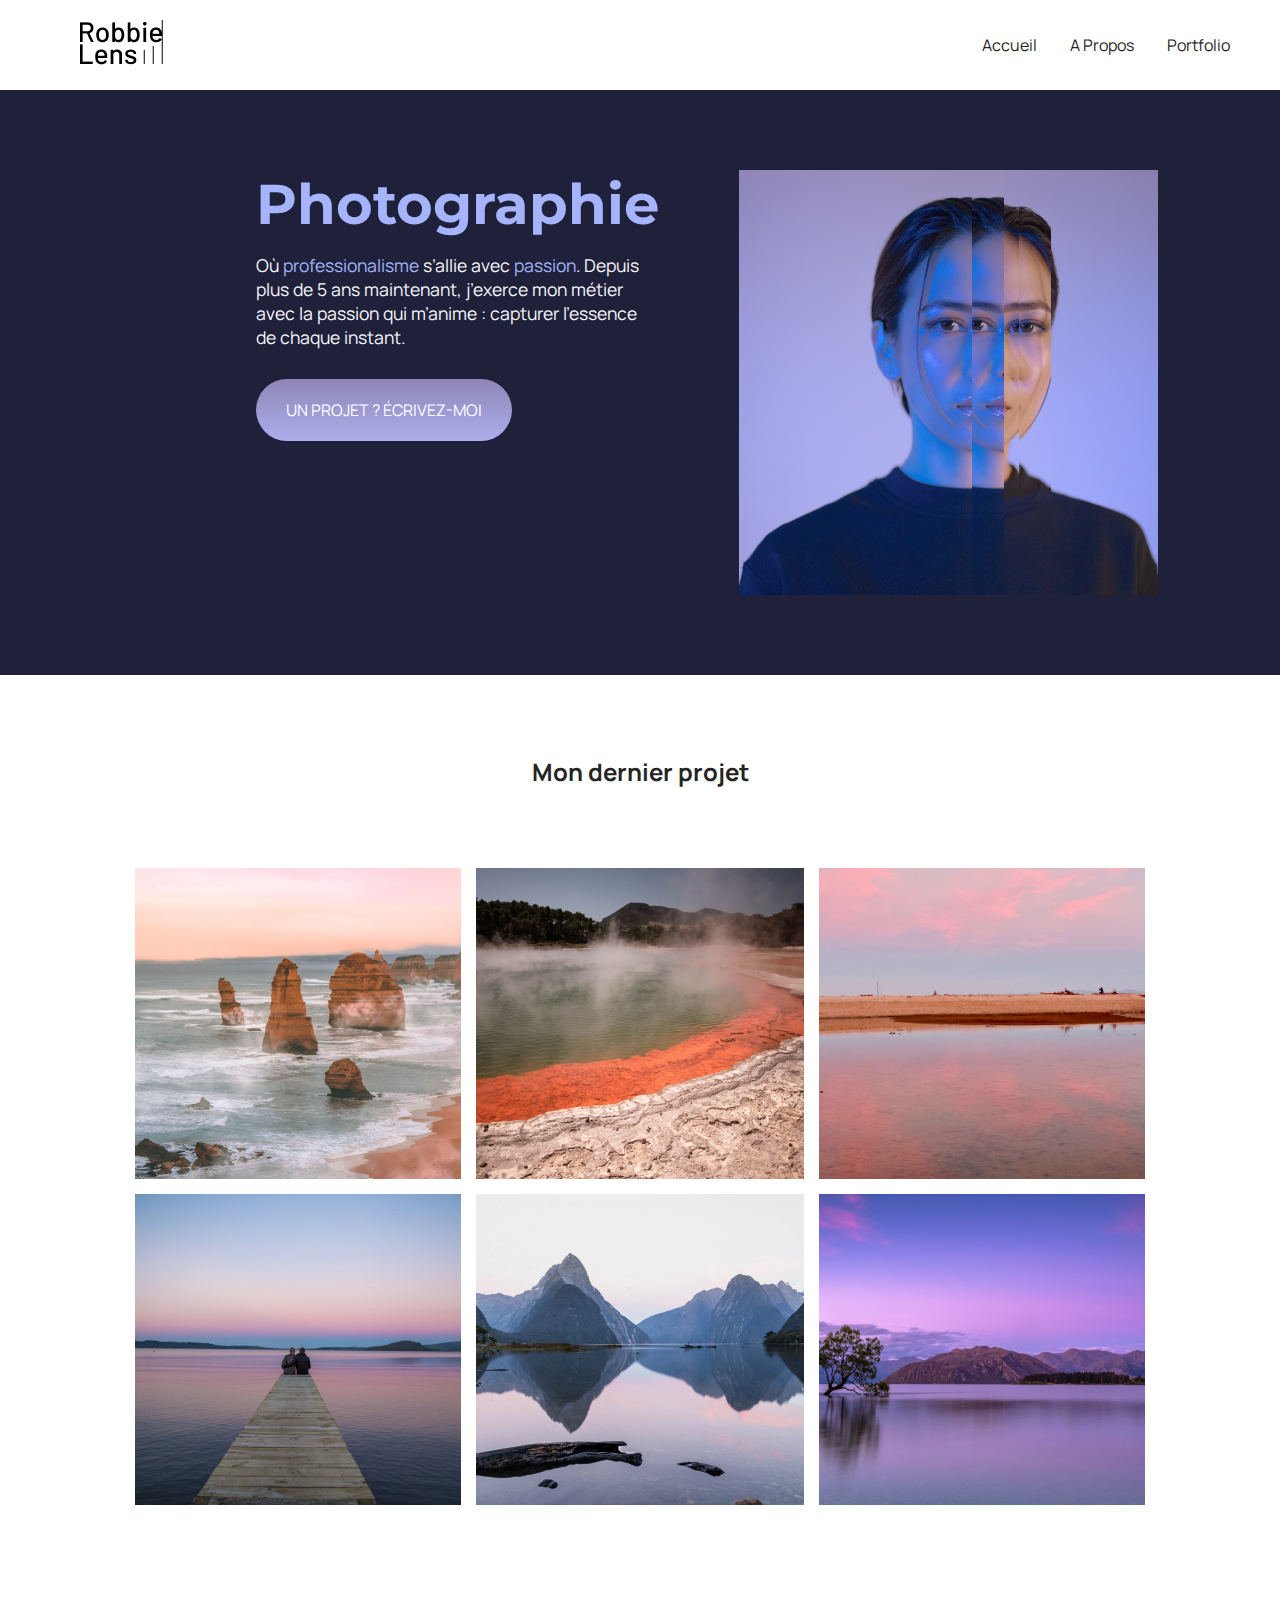
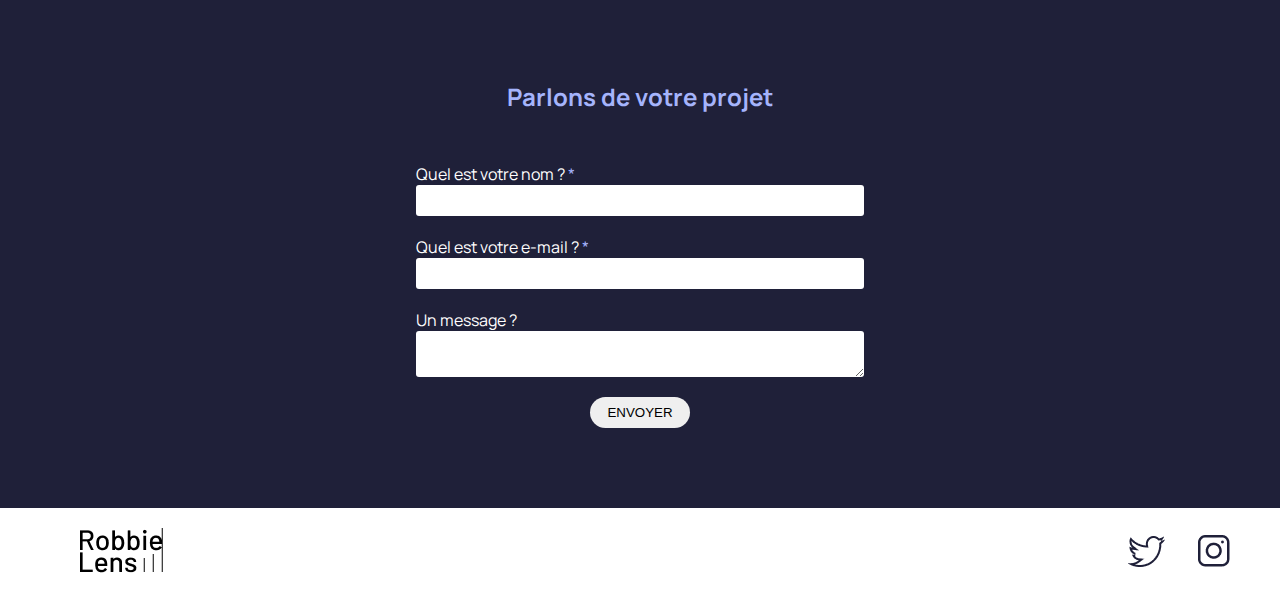
<file: index.html>
<!DOCTYPE html>
<html lang="fr">

<head>
    <meta charset="utf-8">
    <title>Accueil – Robbie Lens Photographie</title>
    <!-- Font : monserrat -->
    <link rel="preconnect" href="https://fonts.googleapis.com">
    <link rel="preconnect" href="https://fonts.gstatic.com" crossorigin>
    <link href="https://fonts.googleapis.com/css2?family=Montserrat:wght@500&display=swap" rel="stylesheet">
    <!-- Font : manrope-->
    <link rel="preconnect" href="https://fonts.googleapis.com">
    <link rel="preconnect" href="https://fonts.gstatic.com" crossorigin>
    <link href="https://fonts.googleapis.com/css2?family=Manrope:wght@500&family=Montserrat:wght@500&display=swap"
        rel="stylesheet">
    <link href="style/style.css" rel="stylesheet">
    <link href="style/index.css" rel="stylesheet">
</head>

<body>
    <header>
        <nav>
            <div class="logo">
                <a href="index.html">
                    <img src="Images/logo.png" alt="Accueil">
                </a>
            </div>
            <div class="liens-navigation">
                <a href="index.html">Accueil</a>
                <a href="a-propos.html">A Propos</a>
                <a href="portfolio.html">Portfolio</a>
            </div>
        </nav>
    </header>
    <main>
        <section class="accueil-introduction">
            <div>
                <h1>Photographie</h1>
                <p>
                    Où <em>professionalisme</em> s’allie avec <em>passion</em>. Depuis plus de 5 ans maintenant,
                    j’exerce
                    mon
                    métier
                    avec la passion
                    qui m’anime : capturer l’essence de chaque instant.
                </p>
                <a href="#formulaire" class="cta">UN PROJET ? ÉCRIVEZ-MOI</a>
            </div>
            <img src="Images/robbie-lens.png" alt="Photo artistique de Robbie Lens" class="photo-Robbie">
        </section>
        <section class="accueil-photos">
            <h2>Mon dernier projet</h2>
            <div>
                <img src="Images/accueil/element-1.png" alt="Photos">
                <img src="Images/accueil/element-2.png" alt="Photos">
                <img src="Images/accueil/element-3.png" alt="Photos">
            </div>
            <div>
                <img src="Images/accueil/element-4.png" alt="Photos">
                <img src="Images/accueil/element-5.png" alt="Photos">
                <img src="Images/accueil/element-6.png" alt="Photos">
            </div>
        </section>
        <section id="formulaire" class="section-contact">
            <h2>Parlons de votre projet</h2>
            <form method="get" action="">
                <div class="nom-email">
                    <div class="form-column">
                        <label for="nom">Quel est votre nom ? <em class="star">*</em></label>
                        <input type="text" name="nom" id="nom" required>
                    </div>
                    <div class="form-column">
                        <label for="email">Quel est votre e-mail ? <em class="star">*</em></label>
                        <input type="email" name="email" id="email" required>
                    </div>
                </div>
                <label for="message">Un message ?</label>
                <textarea type="text" name="message" id="message"></textarea>
                <input type="submit" value="ENVOYER" class="bouton-envoie">
            </form>
        </section>
    </main>
    <footer>
        <nav>
            <a href="index.html">
                <img src="Images/logo.png" alt="Accueil">
            </a>
            <div>
                <a target="_blank" href="https://twitter.com/" class="lien-icone">
                    <img src="Images/twitter.png" alt="Logo twitter">
                </a>
                <a target="_blank" href="https://www.instagram.com/" class="lien-icone">
                    <img src="Images/instagram.png" alt="Logo intagram">
                </a>
            </div>
        </nav>
    </footer>
</body>

</html>
</file>
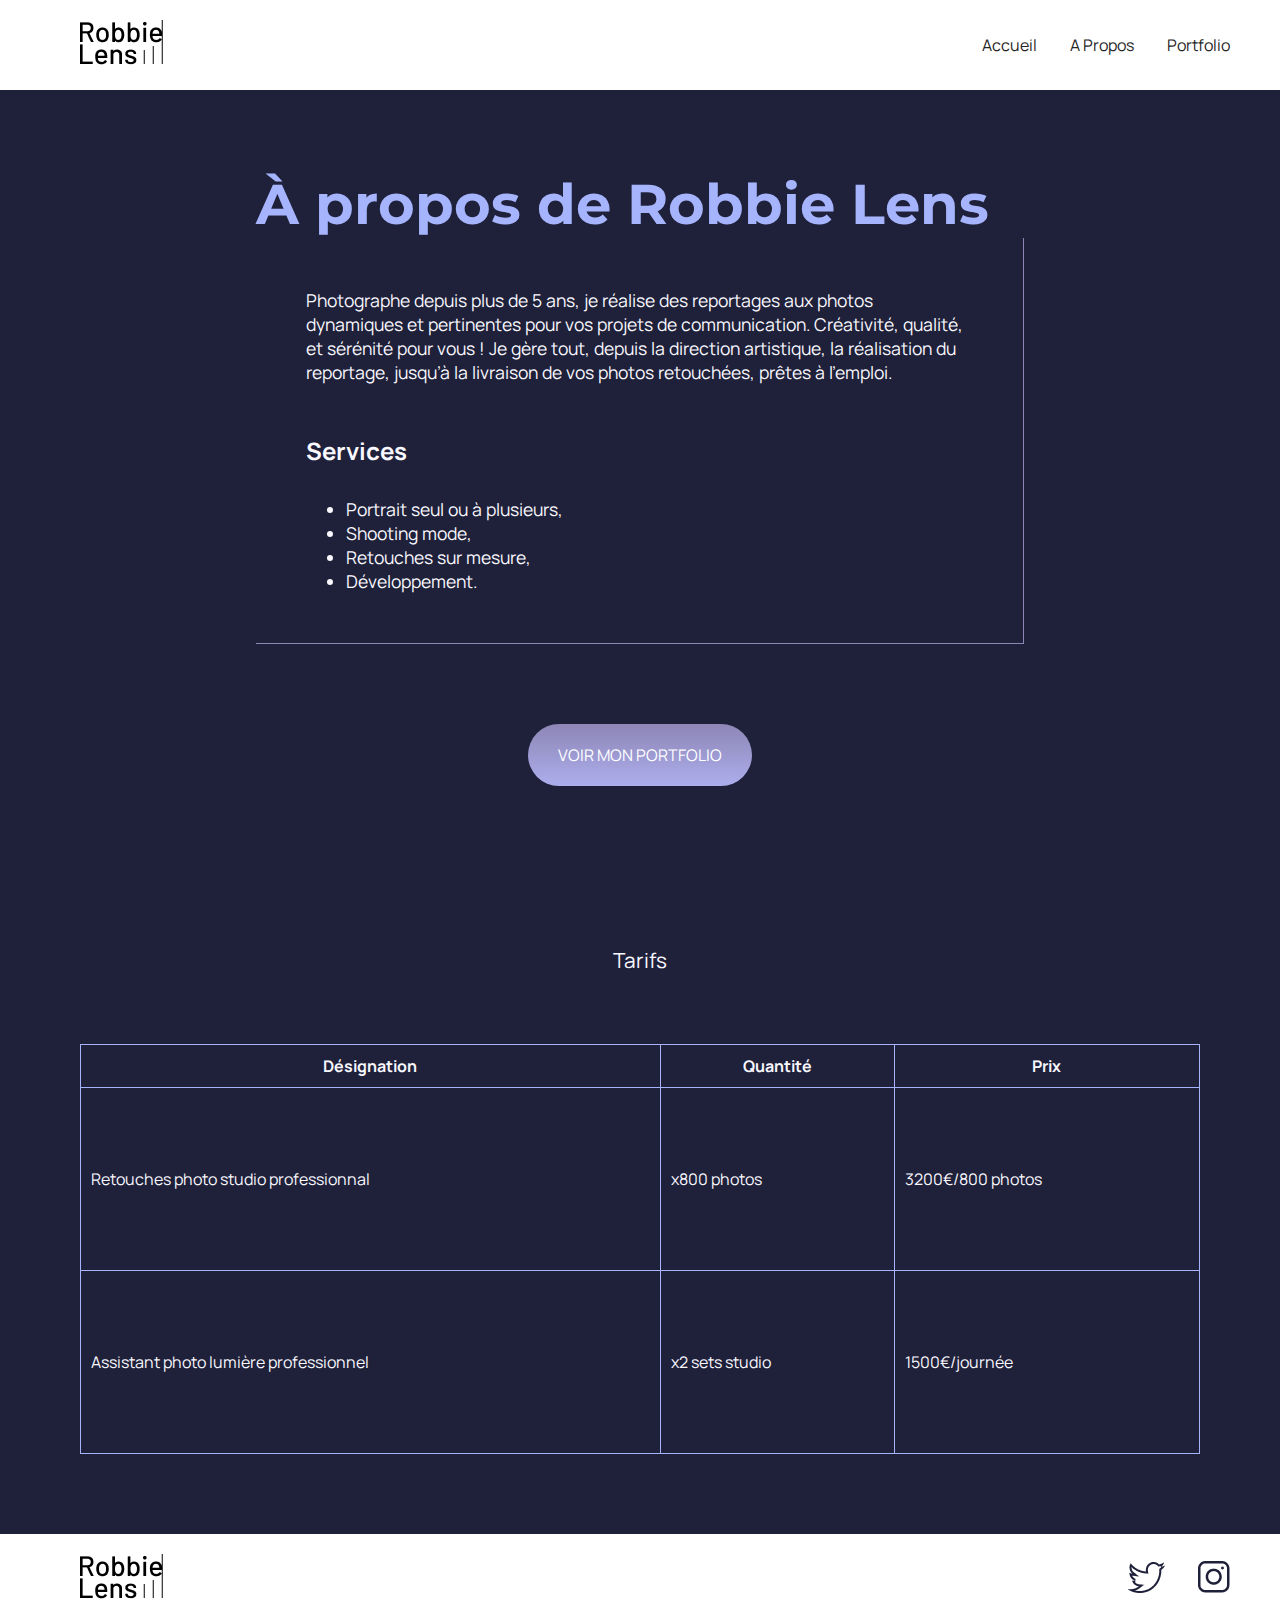
<file: a-propos.html>
<!DOCTYPE html>
<html lang="fr">

<head>
    <meta charset="utf-8">
    <title>À propos de Robbie Lens</title>
    <!-- Font : monserrat -->
    <link rel="preconnect" href="https://fonts.googleapis.com">
    <link rel="preconnect" href="https://fonts.gstatic.com" crossorigin>
    <link href="https://fonts.googleapis.com/css2?family=Montserrat:wght@500&display=swap" rel="stylesheet">
    <!-- Font : manrope-->
    <link rel="preconnect" href="https://fonts.googleapis.com">
    <link rel="preconnect" href="https://fonts.gstatic.com" crossorigin>
    <link href="https://fonts.googleapis.com/css2?family=Manrope:wght@500&family=Montserrat:wght@500&display=swap"
        rel="stylesheet">
    <link href="style/style.css" rel="stylesheet">
    <link href="style/a-propos.css" rel="stylesheet">
</head>

<body>
    <header>
        <nav>
            <div class="logo">
                <a href="index.html">
                    <img src="Images/logo.png" alt="Accueil">
                </a>
            </div>
            <div class="liens-navigation">
                <a href="index.html">Accueil</a>
                <a href="a-propos.html">A Propos</a>
                <a href="portfolio.html">Portfolio</a>
            </div>
        </nav>
    </header>
    <main class="a-propos-main">
        <section class="informations">
            <h1>À propos de Robbie Lens</h1>
            <div class="carre-contenu">
                <p>
                    Photographe depuis plus de 5 ans, je réalise des reportages aux photos dynamiques et pertinentes
                    pour vos projets de communication. Créativité, qualité, et sérénité pour vous ! Je gère tout,
                    depuis la direction artistique, la réalisation du reportage, jusqu’à la livraison de vos photos
                    retouchées, prêtes à l’emploi.
                </p>
                <h2>Services</h2>
                <ul>
                    <li>Portrait seul ou à plusieurs,</li>
                    <li>Shooting mode,</li>
                    <li>Retouches sur mesure,</li>
                    <li>Développement. </li>
                </ul>
            </div>
            <div>
                <a href="portfolio.html" class="cta">VOIR MON PORTFOLIO</a>
            </div>
        </section>
        <section class="tarifs">
            <table class="tarif-tableau">
                <caption>Tarifs</caption>
                <tr>
                    <th>Désignation</th>
                    <th>Quantité</th>
                    <th>Prix</th>
                </tr>
                <tr>
                    <td>Retouches photo studio professionnal</td>
                    <td>x800 photos</td>
                    <td>3200€/800 photos</td>
                </tr>
                <tr>
                    <td>Assistant photo lumière professionnel</td>
                    <td>x2 sets studio</td>
                    <td>1500€/journée</td>
                </tr>

            </table>
        </section>
    </main>
    <footer>
        <nav>
            <a href="index.html">
                <img src="Images/logo.png" alt="Accueil">
            </a>
            <div>
                <a target="_blank" href="https://twitter.com/" class="lien-icone">
                    <img src="Images/twitter.png" alt="Logo twitter">
                </a>
                <a target="_blank" href="https://www.instagram.com/" class="lien-icone">
                    <img src="Images/instagram.png" alt="Logo intagram">
                </a>
            </div>
        </nav>
    </footer>
</body>

</html>
</file>
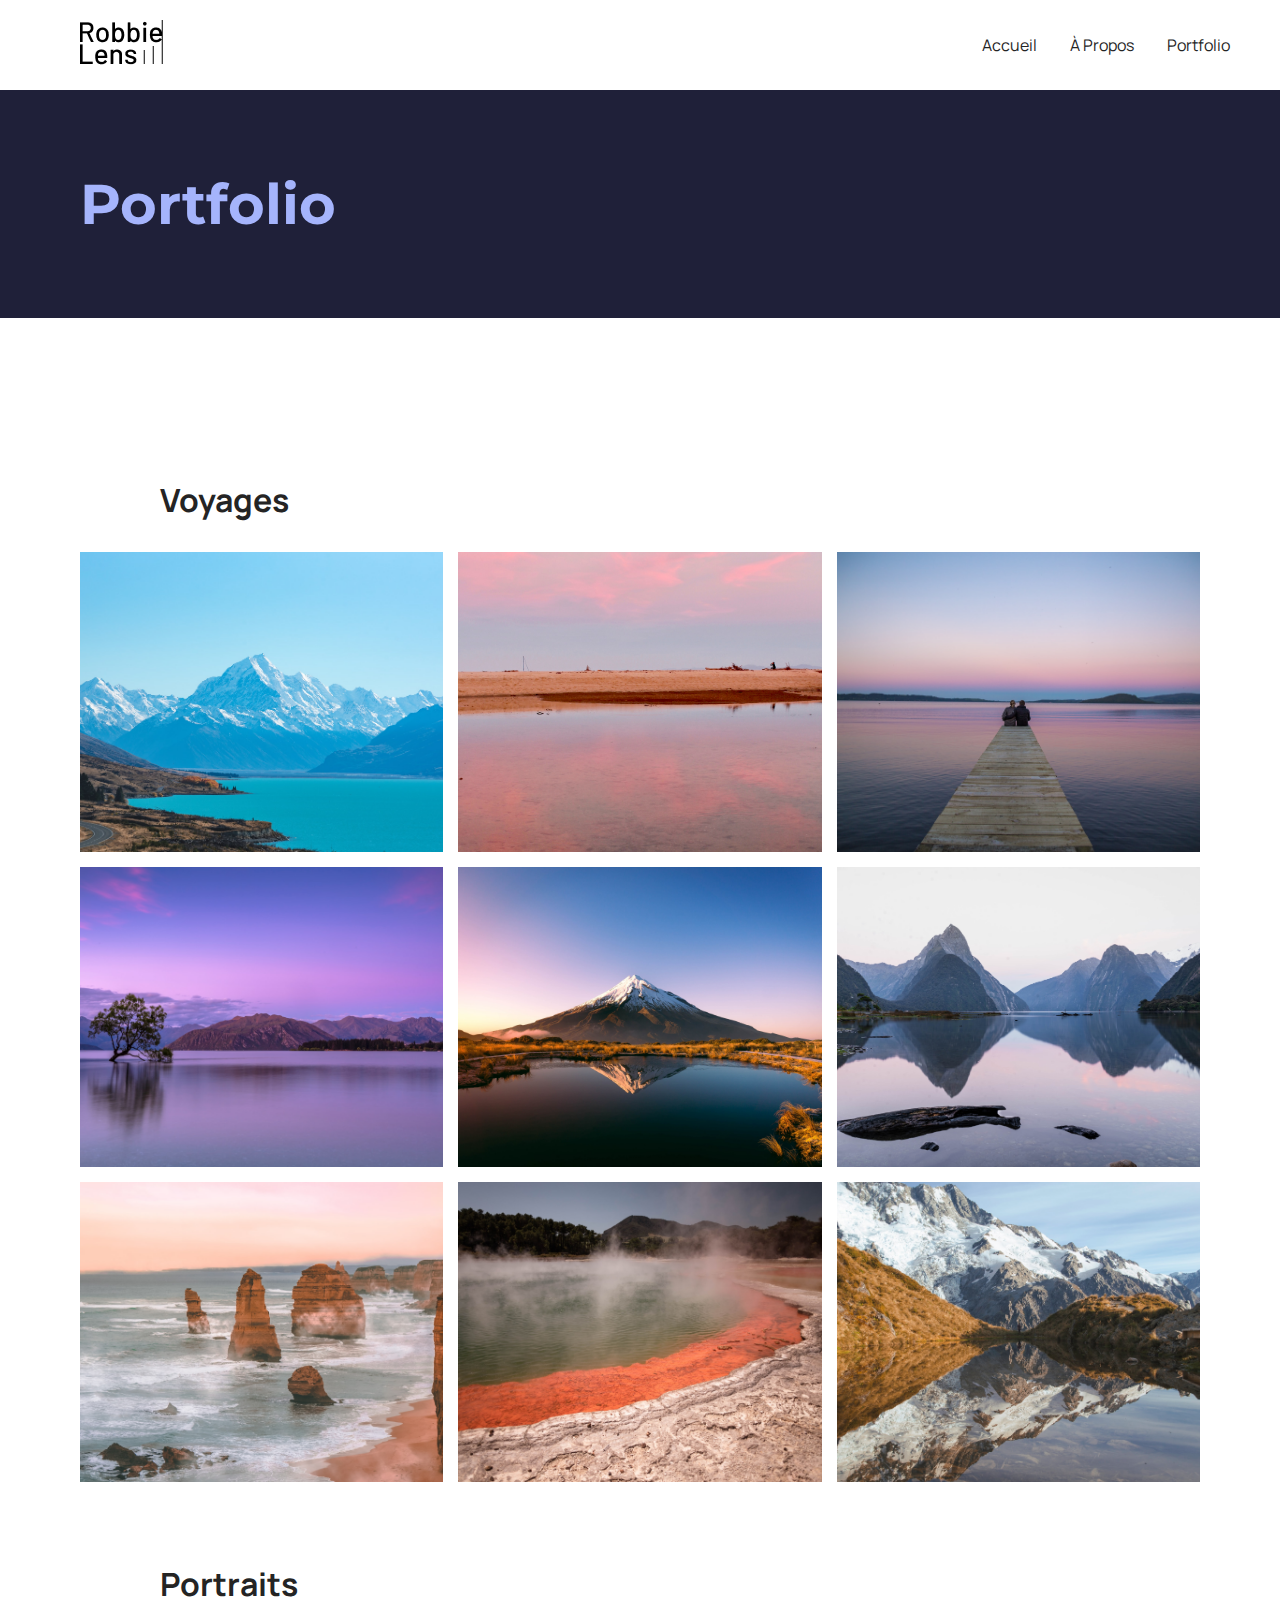
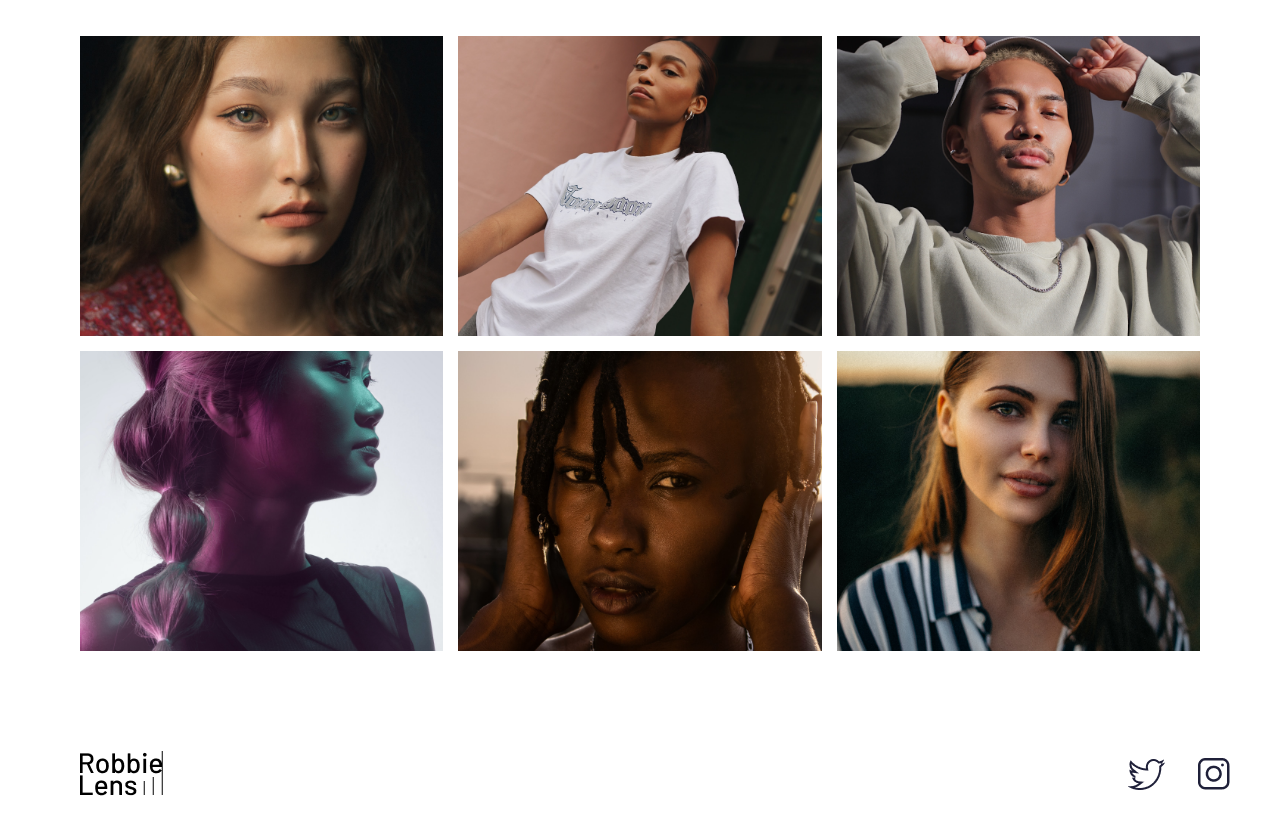
<file: portfolio.html>
<!DOCTYPE html>
<html lang="fr">

<head>
    <meta charset="utf-8">
    <title>Portfolio - Robbie Lens Photographie</title>
    <!-- Font : monserrat -->
    <link rel="preconnect" href="https://fonts.googleapis.com">
    <link rel="preconnect" href="https://fonts.gstatic.com" crossorigin>
    <link href="https://fonts.googleapis.com/css2?family=Montserrat:wght@500&display=swap" rel="stylesheet">
    <!-- Font : manrope-->
    <link rel="preconnect" href="https://fonts.googleapis.com">
    <link rel="preconnect" href="https://fonts.gstatic.com" crossorigin>
    <link href="https://fonts.googleapis.com/css2?family=Manrope:wght@500&family=Montserrat:wght@500&display=swap"
        rel="stylesheet">
    <link href="style/style.css" rel="stylesheet">
    <link href="style/portfolio.css" rel="stylesheet">
</head>

<body>
    <header>
        <nav>
            <div class="logo">
                <a href="index.html">
                    <img src="Images/logo.png" alt="Accueil">
                </a>
            </div>
            <div class="liens-navigation">
                <a href="index.html">Accueil</a>
                <a href="a-propos.html">À Propos</a>
                <a href="portfolio.html">Portfolio</a>
            </div>
        </nav>
    </header>
    <main>
        <section>
            <h1>Portfolio</h1>
        </section>
        <section class="portfolio-section-photos">
            <h2>Voyages</h2>
            <!-- Créez ici votre grid Voyages -->
            <div class="grid-paysages">
                <a href="Images/portfolio/paysage1.jpg" class="lien-conteneur-photo">
                    <img src="Images/portfolio/paysage1.jpg" alt="Mont Aoraki - Nouvelle-Zélande">
                    <div class="photo-hover">Voir la photo</div>
                </a>
                <a href="Images/portfolio/paysage2.jpg" class="lien-conteneur-photo">
                    <img src="Images/portfolio/paysage2.jpg" alt="Parc National d’Abel Tasman - Nouvelle-Zélande">
                    <div class="photo-hover">Voir la photo</div>
                </a>
                <a href="Images/portfolio/paysage3.jpg" class="lien-conteneur-photo">
                    <img src="Images/portfolio/paysage3.jpg" alt="Lac Rotorua - Nouvelle-Zélande">
                    <div class="photo-hover">Voir la photo</div>
                </a>
                <a href="Images/portfolio/paysage4.jpg" class="lien-conteneur-photo">
                    <img src="Images/portfolio/paysage4.jpg" alt="Lac Wanaka - Nouvelle-Zélande">
                    <div class="photo-hover">Voir la photo</div>
                </a>
                <a href="Images/portfolio/paysage5.jpg" class="lien-conteneur-photo">
                    <img src="Images/portfolio/paysage5.jpg" alt="Mont Taranaki - Nouvelle-Zélande">
                    <div class="photo-hover">Voir la photo</div>
                </a>
                <a href="Images/portfolio/paysage6.jpg" class="lien-conteneur-photo">
                    <img src="Images/portfolio/paysage6.jpg" alt="Milford Sound - Nouvelle-Zélande">
                    <div class="photo-hover">Voir la photo</div>
                </a>
                <a href="Images/portfolio/paysage7.jpg" class="lien-conteneur-photo">
                    <img src="Images/portfolio/paysage7.jpg" alt="Twelve Apostle - Australie">
                    <div class="photo-hover">Voir la photo</div>
                </a>
                <a href="Images/portfolio/paysage8.jpg" class="lien-conteneur-photo">
                    <img src="Images/portfolio/paysage8.jpg" alt="Wai-O-Tapu - Nouvelle-Zélande">
                    <div class="photo-hover">Voir la photo</div>
                </a>
                <a href="Images/portfolio/paysage9.jpg" class="lien-conteneur-photo">
                    <img src="Images/portfolio/paysage9.jpg" alt="Mont Cook - Nouvelle Zélande">
                    <div class="photo-hover">Voir la photo</div>
                </a>
            </div>
            <h2>Portraits</h2>
            <!-- Créez ici votre grid Portraits -->
            <div class="grid-portraits">
                <a href="Images/portfolio/portrait1.jpg" class="lien-conteneur-photo">
                    <img src="Images/portfolio/portrait1.jpg" alt="Portrait jeune femme 1">
                    <div class="photo-hover">Voir la photo</div>
                </a>
                <a href="Images/portfolio/portrait2.jpg" class="lien-conteneur-photo">
                    <img src="Images/portfolio/portrait2.jpg" alt="Portrait jeune femme 2">
                    <div class="photo-hover">Voir la photo</div>
                </a>
                <a href="Images/portfolio/portrait3.jpg" class="lien-conteneur-photo">
                    <img src="Images/portfolio/portrait3.jpg" alt="Portrait jeune homme 3">
                    <div class="photo-hover">Voir la photo</div>
                </a>
                <a href="Images/portfolio/portrait4.jpg" class="lien-conteneur-photo">
                    <img src="Images/portfolio/portrait4.jpg" alt="Portrait jeune femme 4">
                    <div class="photo-hover">Voir la photo</div>
                </a>
                <a href="Images/portfolio/portrait5.jpg" class="lien-conteneur-photo">
                    <img src="Images/portfolio/portrait5.jpg" alt="Portrait jeune femme 5">
                    <div class="photo-hover">Voir la photo</div>
                </a>
                <a href="Images/portfolio/portrait6.jpg" class="lien-conteneur-photo">
                    <img src="Images/portfolio/portrait6.jpg" alt="Portrait jeune femme 6">
                    <div class="photo-hover">Voir la photo</div>
                </a>
            </div>
        </section>
    </main>
    <footer>
        <nav>
            <a href="index.html">
                <img src="Images/logo.png" alt="Logo Robbie Lens">
            </a>
            <div>
                <a target="_blank" href="https://twitter.com/" class="lien-icone">
                    <img src="Images/twitter.png" alt="Logo Twitter">
                </a>
                <a target="_blank" href="https://www.instagram.com/" class="lien-icone">
                    <img src="Images/instagram.png" alt="Logo Instagram">
                </a>
            </div>
        </nav>
    </footer>
</body>

</html>
</file>
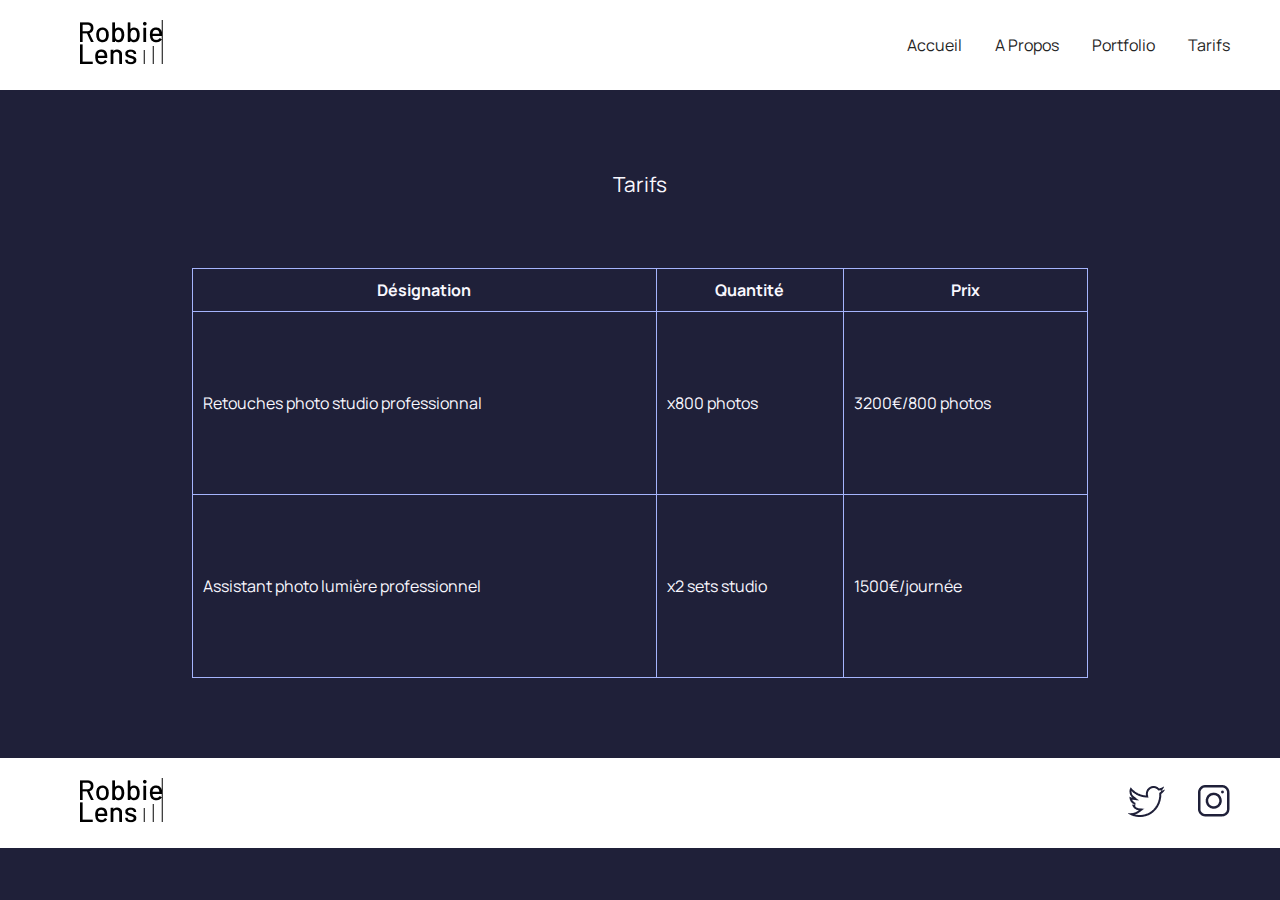
<file: tarifs.html>
<!DOCTYPE html>
<html lang="fr">

<head>
    <meta charset="utf-8">
    <title>Tarifs - Robbie Lens Photographie</title>
    <link rel="preconnect" href="https://fonts.googleapis.com">
    <link rel="preconnect" href="https://fonts.gstatic.com" crossorigin>
    <link href="https://fonts.googleapis.com/css2?family=Montserrat:wght@500&display=swap" rel="stylesheet">
    <!-- Font : manrope-->
    <link rel="preconnect" href="https://fonts.googleapis.com">
    <link rel="preconnect" href="https://fonts.gstatic.com" crossorigin>
    <link href="https://fonts.googleapis.com/css2?family=Manrope:wght@500&family=Montserrat:wght@500&display=swap"
        rel="stylesheet">
    <link href="style/style.css" rel="stylesheet">
    <link href="style/tarifs.css" rel="stylesheet">
</head>

<body>
    <header>
        <nav>
            <a href="index.html">
                <img src="Images/logo.png" alt="Accueil">
            </a>
            <div>
                <a href="index.html">Accueil</a>
                <a href="a-propos.html">A Propos</a>
                <a href="portfolio.html">Portfolio</a>
                <a href="tarifs.html">Tarifs</a>
            </div>
        </nav>
    </header>
    <main class="a-propos-main">
        <section>
            <table class="tarif-tableau">
                <caption>Tarifs</caption>
               <tr>
                    <th>Désignation</th>
                    <th>Quantité</th>
                    <th>Prix</th>
               </tr>
               <tr>
                    <td>Retouches photo studio professionnal</td>
                    <td>x800 photos</td>
                    <td>3200€/800 photos</td>
               </tr>
               <tr>
                    <td>Assistant photo lumière professionnel</td>
                    <td>x2 sets studio</td>
                    <td>1500€/journée</td>
               </tr>

            </table>
        </section>
    </main>
    <footer>
        <nav>
            <a href="index.html">
                <img src="Images/logo.png" alt="Accueil">
            </a>
            <div>
                <a target="_blank" href="https://twitter.com/" class="lien-icone">
                    <img src="Images/twitter.png" alt="Logo twitter">
                </a>
                <a target="_blank" href="https://www.instagram.com/" class="lien-icone">
                    <img src="Images/instagram.png" alt="Logo intagram">
                </a>
            </div>
        </nav>
    </footer>
</body>

</html>
</file>
<file: style/style.css>
* {
  margin: 0;
}

body {
  font-family: 'Manrope', sans-serif;
  font-size: 1em;
  background-color: #1f2039;
}

a {
  color: #242424;
  text-decoration: none;
}

em {
  color: #a5b4fc;
  font-style: normal;
}

h1 {
  font-size: 3.5em;
  color: #a5b4fc;
  font-family: 'Montserrat', sans-serif;
}

h2 {
  color: #f9f8ff;
}

p,
li {
  font-size: 1.1em;
  color: #f9f8ff;
}

header,
footer {
  background-color: white;
  padding: 20px 50px;
}

.cta {
  display: inline-block;
  background: linear-gradient(#8e86b5, #acaeed);
  color: white;
  border-radius: 50px;
  padding: 20px 30px;
}

a:hover {
  text-decoration: underline;
}

.cta:hover {
  background: linear-gradient(#696484, #8788ba);
  text-decoration: none;
}

.lien-icone {
  margin-left: 30px;
}

.lien-icone:hover {
  opacity: 0.5;
}

section {
  padding: 80px;
}

header nav,
footer nav {
  display: flex;
  flex-direction: row;
  align-items: center;
  justify-content: space-between;
}

nav a {
  margin-left: 30px;
}

@media screen and (max-width: 1000px) {

  h1,
  h2 {
    font-size: 2em;
  }

  header, footer {
    padding: 20px 20px;
  }

  header nav {
    display: flex;
    flex-direction: column;
    width: 100%;
  }

  .liens-navigation {
    display: flex;
    flex-direction: row;
    justify-content: center;
    flex-wrap: wrap;
    width: 100%;
  }

  nav a {
    margin-right: 10px;
    margin-left: 10px;
  }

  .logo {
    margin-bottom: 20px;
  }

  .lien-icone {
    margin-right: 10px;
    margin-left: 10px;
  }
  
  section {
    padding: 50px 20px 50px 20px;
  }
}
</file>
<file: style/index.css>
.accueil-photos {
  background-color: white;
  padding: 80px;
}

.accueil-photos h2 {
  color: #242424;
  text-align: center;
  margin-bottom: 80px;
}

.accueil-photos div {
  display: flex;
  flex-direction: row;
  gap: 15px;
  justify-content: center;
  margin-bottom: 15px;
}

.accueil-introduction {
  display: flex;
  flex-direction: row;
  width: 60%;
  align-items: flex-start;
  margin: auto;
}

.accueil-introduction h1 {
  margin-bottom: 15px;
}

.accueil-introduction p {
  margin-bottom: 30px;
}

.accueil-introduction div {
  padding-right: 80px;
}


.section-contact h2 {
  color: #a5b4fc;
  text-align: center;
  margin-bottom: 50px;
}

form {
  display: flex;
  flex-direction: column;
  width: 40%;
  margin: auto;
  color: white;
}

.nom-email {
  display: flex;
  flex-direction: column;
  /* gap: 20px; */
}

.form-column {
  flex: 1;
  display: flex;
  flex-direction: column;
  margin-bottom: 20px;
}

input,
textarea {
  padding: 8px;
  border-radius: 3px;
  border: none;
}

input[type='submit'] {
  width: 100px;
  margin: auto;
  margin-top: 20px;
  border-radius: 70px;
}

@media screen and (max-width: 1000px) {
  .accueil-introduction img {
    order: 1;
    margin-bottom: 20px;
    width: 100%;
  }

  .accueil-introduction {
    display: flex;
    flex-direction: column;
    align-items: center;
    justify-content: center;
    /* width: 100%; */
  }

  .accueil-introduction div {
    padding-right: 0;
    text-align: center;
    order: 2;
  }

  .accueil-photos {
    padding: 20px;
  }

  .accueil-photos div {
    display: flex;
    flex-direction: column;
  }

  form {
    width: 100%;
  }

  .section-contact {
    padding: 20px;
  }
}
</file>
<file: style/a-propos.css>
.carre-contenu {
  border-right: 1px solid #8e86b5;
  border-bottom: 1px solid #8e86b5;
  padding: 50px;
  margin-bottom: 80px;
}

.carre-contenu h2 {
  margin-top: 50px;
}

.carre-contenu ul {
  margin-top: 30px;
}

.carre-contenu + div {
  text-align: center;
}

.informations {
  width: 60%;
  margin: auto;
}

table {
  color: #f9f8ff;
  border-collapse: collapse;
  width: 100%;
  margin: auto;
}

td,
th {
  border: 1px solid #a5b4fc;
  padding: 10px;
}

td {
  padding-top: 80px;
  padding-bottom: 80px;
}

caption {
  margin-bottom: 70px;
  font-size: 1.3em;
}

@media screen and (max-width: 1000px) {
  .informations {
    width: 80%;
  }

  .tarifs {
    display: none;
  }
}
</file>
<file: style/portfolio.css>
.portfolio-section-photos {
  background-color: white;
}

.portfolio-section-photos h2 {
  color: #242424;
  margin-top: 80px;
  margin-bottom: 30px;
  margin-left: 80px;
  font-size: 2em;
}

.grid-paysages {
  display: grid;
  grid-template-columns: 1fr 1fr 1fr;
  grid-template-rows: 300px 300px 300px;
  gap: 15px;
}

.grid-portraits {
  display: grid;
  grid-template-columns: 1fr 1fr 1fr;
  grid-template-rows: 300px 300px;
  gap: 15px;
}

.grid-paysages img,
.grid-portraits img {
  width: 100%;
  height: 100%;
  object-fit: cover;
}

.lien-conteneur-photo {
  position: relative;
}

.photo-hover {
  position: absolute;
  top: 0;
  left: 0;
  right: 0;
  bottom: 0;
  display: flex;
  align-items: center;
  justify-content: center;
  font-size: 1.5em;
  color: white;
  background-color: rgba(0, 0, 0, 0.7);
  display: none;
}

.lien-conteneur-photo:hover .photo-hover {
  display: flex;
}

@media screen and (max-width: 1000px) {
  .grid-paysages, .grid-portraits {
    grid-template-columns: 1fr;
    gap: 15px;
  }

  .portfolio-section-photos h2 {
    font-size: 1.2em;
    margin: 20px 0px 8px 10px;
  }
  .portfolio-section-photos {
    padding: 20px;
  }
}
</file>
<file: style/tarifs.css>
table {
    color: #f9f8ff;
    border-collapse: collapse;
    width: 80%;
    margin: auto;
}

td,
th {
    border: 1px solid #a5b4fc;
    padding: 10px;
}

td {
    padding-top: 80px;
    padding-bottom: 80px;
}

caption {
    margin-bottom: 70px;
    font-size: 1.3em;
}
</file>
